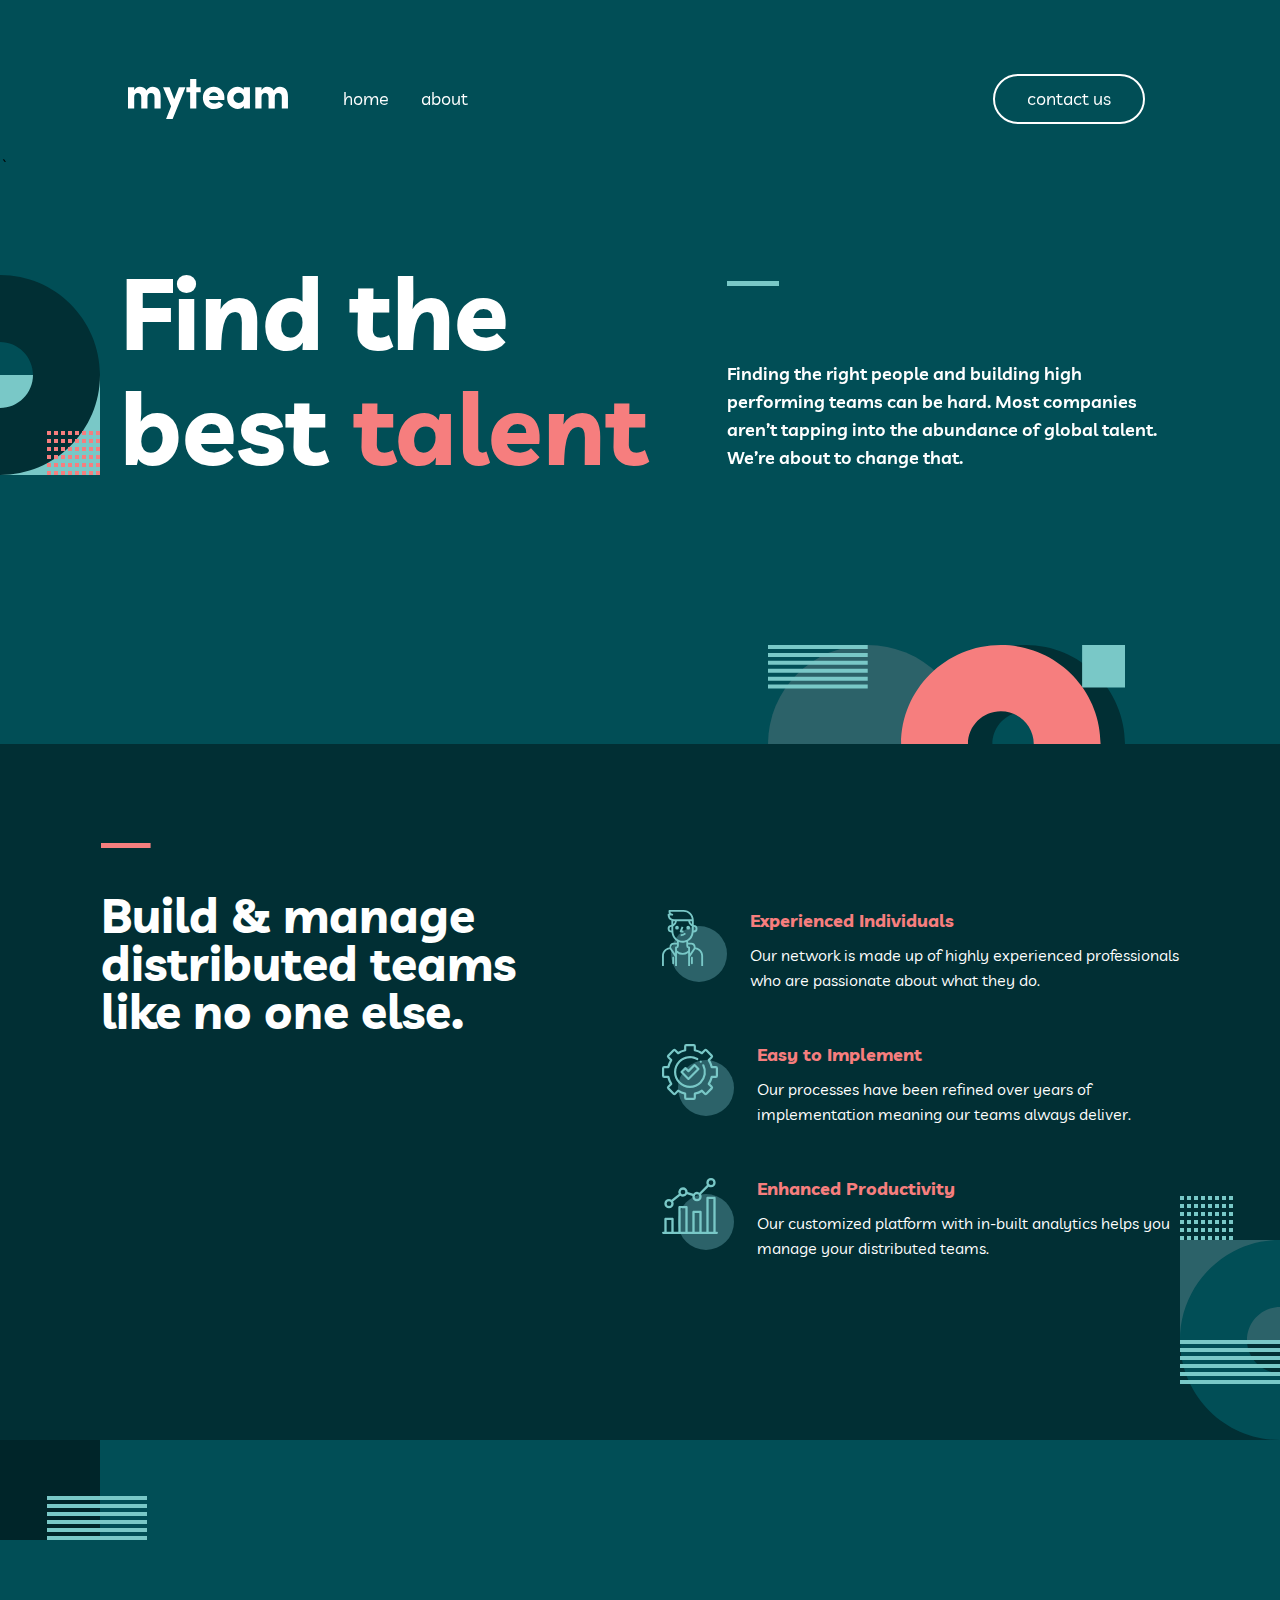
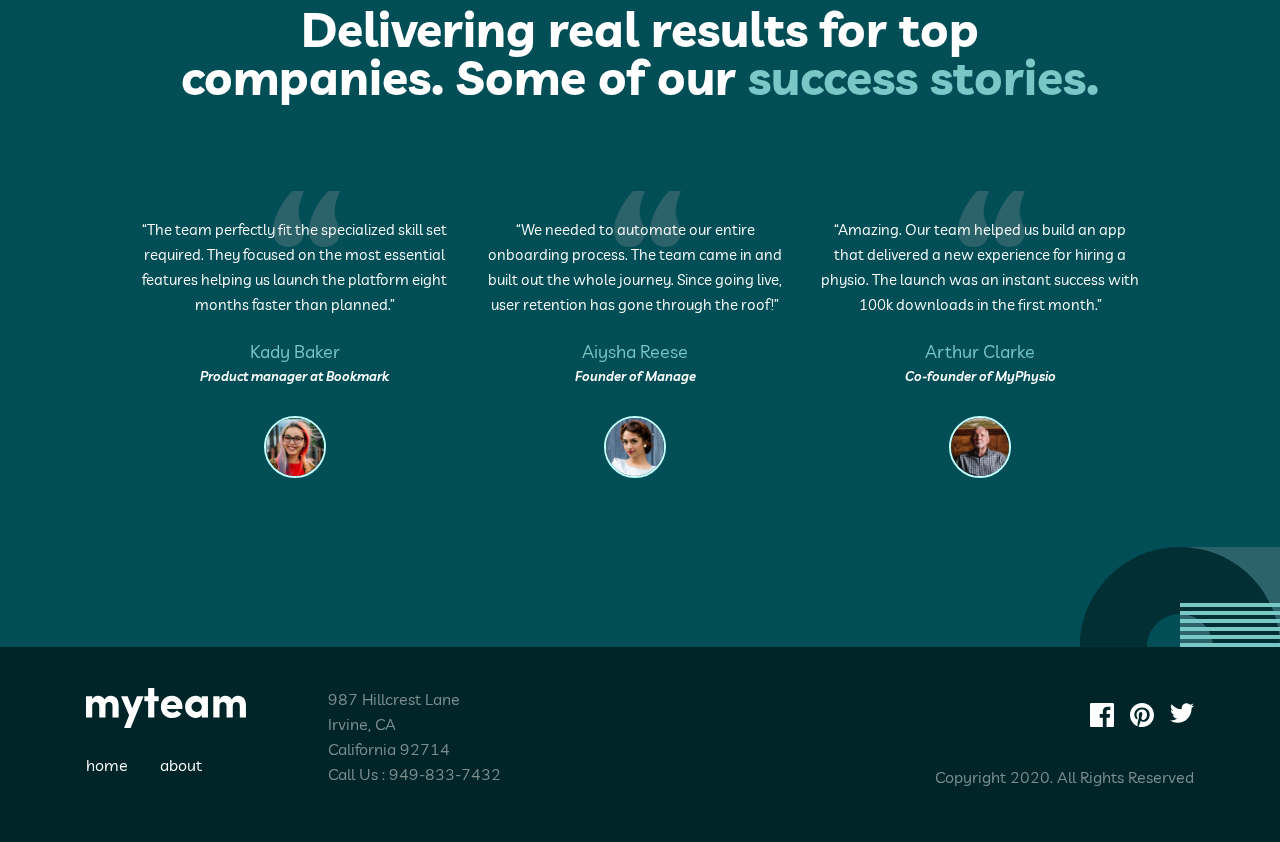
<file: index.html>
<!DOCTYPE html>
<html lang="en">
<head>
  <meta charset="UTF-8">
  <meta name="viewport" content="width=device-width, initial-scale=1.0"> 
  <link rel="stylesheet" href="css/style.css">
 
  <title>myteam - Home</title>

</head>
<body>

   
  <div class="overlay"></div>


<navigation-component><div class="navigation-container">
             
  <img src="./assets/logo.svg" alt="logo" class="logo">
  <button aria-label="menu" class="hamburger-menu"></button>

  <nav class="nav-primary">
   <ul class="nav-primary__list">
     <li class="nav-primary__list-item"><a href="./index.html" class="nav-primary__list-link">home</a></li>
     <li class="nav-primary__list-item"><a href="./about.html" class="nav-primary__list-link">about</a></li>
   </ul>
   <a href="./contact.html" class="nav-primary__btn-contact">contact us</a>
   
  </nav>
 
</div> <!--navigation-container end-->
  `


</navigation-component>
       
    <header class="header">
  <div class="header__content">
       <div class="header__content-left">
      <h1 class="header__heading">Find the<br>best<span class="h1-red"> talent</span></h1>
    </div>
    <div class="header__content-right">
      <p class="header__description">
        Finding the right people and building high performing teams can be
        hard. Most companies aren’t tapping into the abundance of global
        talent. We’re about to change that.
      </p>
    </div>
  </div>
  <img class="header__bottom-img" src="./assets/bg-pattern-home-2.svg" alt="bg-pattern-home-2">
</header>

<main>


<section class="overview">
  <img class="overview__bg-img" src="./assets/bg-pattern-home-3.svg" alt="overview background image">

  <div class="overview__left-content">
    <h2 class="overview__heading">Build & manage distributed teams like no one else.</h2>
  </div>

  <div class="overview__right-content">
    <div class="overview__box">
      <div class="overview__icon-container">
        <img src="./assets/icon-person.svg" alt="icon of a person" class="overview__img">
      </div>
      <div class="overview__text-container">
      <h3 class="overview__box-heading">Experienced Individuals</h3>
      <p class="overview__description">
        Our network is made up of highly experienced professionals who are passionate about what they do.
      </p>
    </div>
    </div>

    <div class="overview__box">
      <div class="overview__icon-container">
        <img src="./assets/icon-cog.svg" alt="icon of a cog" class="overview__img">
      </div>
      <div class="overview__text-container">
      <h3 class="overview__box-heading">Easy to Implement</h3>
      <p class="overview__description">
        Our processes have been refined over years of implementation meaning our teams always deliver.
      </p>
    </div>
    </div>

    <div class="overview__box">
      <div class="overview__icon-container">
        <img src="./assets/icon-chart.svg" alt="icon of a chart" class="overview__img">
      </div>
      <div class="overview__text-container">
      <h3 class="overview__box-heading">Enhanced Productivity</h3>
      <p class="overview__description">
        Our customized platform with in-built analytics helps you manage your distributed teams.
      </p>
      </div>
    </div>

  </div>

</section>


<section class="testimonials">
  <div class="testimonials__content">
    <h2 class="testimonials__heading">Delivering real results for top companies. 
      Some of our <span class="testimonials__span">success stories.</span></h2>
 
  <div class="testimonials__bottom">

    <div class="testimonials__box">
      <img src="assets/icon-quotes.svg" alt="quotation marks" class="testimonials__quote-svg">
      <blockquote>
        <p class="testimonials__quote">
          “The team perfectly fit the specialized skill set required. They focused on the most essential features helping us launch the platform eight months faster than planned.”
        </p>
      </blockquote>
      <p class="testimonials__name">Kady Baker</p>
      <p class="testimonials__job">Product manager at Bookmark</p>
      <img src="assets/avatar-kady.jpg" alt="Kady Baker" class="testimonials__img">
    </div>

    <div class="testimonials__box">
      <img src="assets/icon-quotes.svg" alt="quotation marks" class="testimonials__quote-svg">
      <blockquote>
        <p class="testimonials__quote">
          “We needed to automate our entire onboarding process. The team came in and built out the whole journey. Since going live, user retention has gone through the roof!”
        </p>
      </blockquote>
      <p class="testimonials__name">Aiysha Reese</p>
      <p class="testimonials__job">Founder of Manage</p>
      <img src="assets/avatar-aiysha.jpg" alt="Aiysha Reese" class="testimonials__img">
    </div>

    <div class="testimonials__box">
      <img src="assets/icon-quotes.svg" alt="quotation marks" class="testimonials__quote-svg">
      <blockquote>
        <p class="testimonials__quote">
          “Amazing. Our team helped us build an app that delivered a new experience for hiring a physio. The launch was an instant success with 100k downloads in the first month.”
        </p>
      </blockquote>
      <p class="testimonials__name">Arthur Clarke</p>
      <p class="testimonials__job">Co-founder of MyPhysio</p>
      <img src="assets/avatar-arthur.jpg" alt="Arthur Clarke" class="testimonials__img">
      
    </div>

  </div>

</div> 
</section>

<contact-component></contact-component>

</main>

 <footer-component>
  <footer class="footer">

    <div class="footer__content">
     
          <img src="./assets/logo.svg" alt="logo" class="logo">
          <nav class="footer__nav">
            <ul class="footer__nav-list">
              <li class="footer__nav-item"><a href="./index.html" class="footer__nav-link">home</a></li>
              <li class="footer__nav-item"><a href="./about.html" class="footer__nav-link">about</a></li>
            </ul>
          </nav>
       
          <address class="footer__address">
            987  Hillcrest Lane<br> Irvine, CA<br> California 92714<br> Call Us : 949-833-7432
          </address>
      
      
        <div class="footer__social-media">
          <svg class="footer__icon" xmlns="http://www.w3.org/2000/svg" width="24" height="24"><path fill="#FFF" d="M22.675 0H1.325C.593 0 0 .593 0 1.325v21.351C0 23.407.593 24 1.325 24H12.82v-9.294H9.692v-3.622h3.128V8.413c0-3.1 1.893-4.788 4.659-4.788 1.325 0 2.463.099 2.795.143v3.24l-1.918.001c-1.504 0-1.795.715-1.795 1.763v2.313h3.587l-.467 3.622h-3.12V24h6.116c.73 0 1.323-.593 1.323-1.325V1.325C24 .593 23.407 0 22.675 0z"/></svg>
          <svg class="footer__icon" xmlns="http://www.w3.org/2000/svg" width="24" height="24"><path fill="#FFF" d="M12 0C5.373 0 0 5.372 0 12c0 5.084 3.163 9.426 7.627 11.174-.105-.949-.2-2.405.042-3.441.218-.937 1.407-5.965 1.407-5.965s-.359-.719-.359-1.782c0-1.668.967-2.914 2.171-2.914 1.023 0 1.518.769 1.518 1.69 0 1.029-.655 2.568-.994 3.995-.283 1.194.599 2.169 1.777 2.169 2.133 0 3.772-2.249 3.772-5.495 0-2.873-2.064-4.882-5.012-4.882-3.414 0-5.418 2.561-5.418 5.207 0 1.031.397 2.138.893 2.738a.36.36 0 01.083.345l-.333 1.36c-.053.22-.174.267-.402.161-1.499-.698-2.436-2.889-2.436-4.649 0-3.785 2.75-7.262 7.929-7.262 4.163 0 7.398 2.967 7.398 6.931 0 4.136-2.607 7.464-6.227 7.464-1.216 0-2.359-.631-2.75-1.378l-.748 2.853c-.271 1.043-1.002 2.35-1.492 3.146C9.57 23.812 10.763 24 12 24c6.627 0 12-5.373 12-12 0-6.628-5.373-12-12-12z"/></svg>
          <svg class="footer__icon" xmlns="http://www.w3.org/2000/svg" width="24" height="20"><path fill="#FFF" d="M24 2.557a9.83 9.83 0 01-2.828.775A4.932 4.932 0 0023.337.608a9.864 9.864 0 01-3.127 1.195A4.916 4.916 0 0016.616.248c-3.179 0-5.515 2.966-4.797 6.045A13.978 13.978 0 011.671 1.149a4.93 4.93 0 001.523 6.574 4.903 4.903 0 01-2.229-.616c-.054 2.281 1.581 4.415 3.949 4.89a4.935 4.935 0 01-2.224.084 4.928 4.928 0 004.6 3.419A9.9 9.9 0 010 17.54a13.94 13.94 0 007.548 2.212c9.142 0 14.307-7.721 13.995-14.646A10.025 10.025 0 0024 2.557z"/></svg>
        </div>
        <p class="footer__copyright">Copyright 2020. All Rights Reserved</p>
      
  
    </div>
  
  </footer>
 </footer-component>






</body>
</html>
</file>
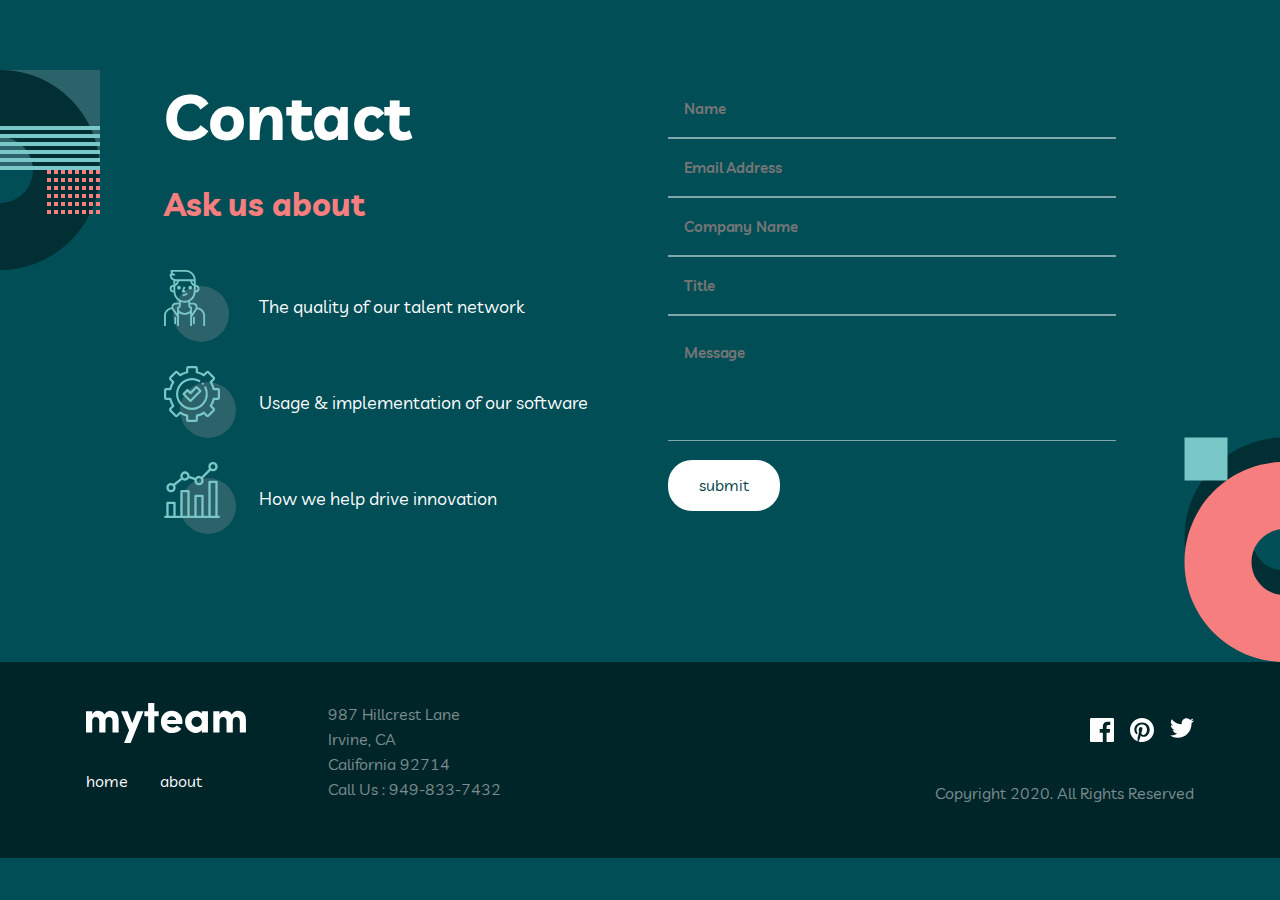
<file: contact.html>
<!DOCTYPE html>
<html lang="en">
<head>
  <meta charset="UTF-8">
  <meta name="viewport" content="width=device-width, initial-scale=1.0"> 
  <link rel="icon" type="image/png" sizes="32x32" href="./assets/favicon-32x32.png">
  <link rel="stylesheet" href="css/style.css">


  <title>myteam - Contact</title>

</head>
<body>

   <div class="overlay"></div>

  <navigation-component></navigation-component>

<main>

<section class="contact-page">
  <div class="contact-page__inner-content">
  <div class="left-content">
    <div class="left-content__headings-container">
    <h1 class="left-content__heading">Contact</h1>
    <p class="left-content__description">Ask us about</p>
  </div>
    <div class="icons-container">
    <img src="./assets/icon-person.svg" alt="icon of a person" class="icons-container__icon">
    <p class="icons-container__text">The quality of our talent network</p>
    <img src="./assets/icon-cog.svg" alt="icon of a cog" class="icons-container__icon">
    <p class="icons-container__text">Usage & implementation of our software</p>
    <img src="./assets/icon-chart.svg" alt="icon of a chart" class="icons-container__icon">
    <p class="icons-container__text">How we help drive innovation</p>
  </div>
  </div> <!--left content end-->
  <div class="right-content">

    <form class="form" id="form">

      <div class="form-control">
        <label for="fullname"></label>
        <input type="text" placeholder="Name" id="fullname">
        <small class="error-message"></small>
     </div>

     <div class="form-control">
      <label for="email"></label>
      <input type="email" placeholder="Email Address" id="email">
      <small class="error-message"></small>
   </div>

   <div class="form-control">
    <label for="company"></label>
    <input type="text" placeholder="Company Name" id="company">
 </div>

 <div class="form-control">
  <label for="title"></label>
  <input type="text" placeholder="Title" id="title">
</div>

<div class="form-control">
  <label for="message"></label>
  <textarea rows="4" cols="33" placeholder="Message" id="message"></textarea>
  <small class="error-message"></small>
</div>
<button class="btn-submit" type="submit">submit</button>
    </form>

  </div>
</div><!--inner-content end-->
</section>  
  

</main>
 
<footer-component> <footer class="footer">

  <div class="footer__content">
   
        <img src="./assets/logo.svg" alt="logo" class="logo">
        <nav class="footer__nav">
          <ul class="footer__nav-list">
            <li class="footer__nav-item"><a href="./index.html" class="footer__nav-link">home</a></li>
            <li class="footer__nav-item"><a href="./about.html" class="footer__nav-link">about</a></li>
          </ul>
        </nav>
     
        <address class="footer__address">
          987  Hillcrest Lane<br> Irvine, CA<br> California 92714<br> Call Us : 949-833-7432
        </address>
    
    
      <div class="footer__social-media">
        <svg class="footer__icon" xmlns="http://www.w3.org/2000/svg" width="24" height="24"><path fill="#FFF" d="M22.675 0H1.325C.593 0 0 .593 0 1.325v21.351C0 23.407.593 24 1.325 24H12.82v-9.294H9.692v-3.622h3.128V8.413c0-3.1 1.893-4.788 4.659-4.788 1.325 0 2.463.099 2.795.143v3.24l-1.918.001c-1.504 0-1.795.715-1.795 1.763v2.313h3.587l-.467 3.622h-3.12V24h6.116c.73 0 1.323-.593 1.323-1.325V1.325C24 .593 23.407 0 22.675 0z"/></svg>
        <svg class="footer__icon" xmlns="http://www.w3.org/2000/svg" width="24" height="24"><path fill="#FFF" d="M12 0C5.373 0 0 5.372 0 12c0 5.084 3.163 9.426 7.627 11.174-.105-.949-.2-2.405.042-3.441.218-.937 1.407-5.965 1.407-5.965s-.359-.719-.359-1.782c0-1.668.967-2.914 2.171-2.914 1.023 0 1.518.769 1.518 1.69 0 1.029-.655 2.568-.994 3.995-.283 1.194.599 2.169 1.777 2.169 2.133 0 3.772-2.249 3.772-5.495 0-2.873-2.064-4.882-5.012-4.882-3.414 0-5.418 2.561-5.418 5.207 0 1.031.397 2.138.893 2.738a.36.36 0 01.083.345l-.333 1.36c-.053.22-.174.267-.402.161-1.499-.698-2.436-2.889-2.436-4.649 0-3.785 2.75-7.262 7.929-7.262 4.163 0 7.398 2.967 7.398 6.931 0 4.136-2.607 7.464-6.227 7.464-1.216 0-2.359-.631-2.75-1.378l-.748 2.853c-.271 1.043-1.002 2.35-1.492 3.146C9.57 23.812 10.763 24 12 24c6.627 0 12-5.373 12-12 0-6.628-5.373-12-12-12z"/></svg>
        <svg class="footer__icon" xmlns="http://www.w3.org/2000/svg" width="24" height="20"><path fill="#FFF" d="M24 2.557a9.83 9.83 0 01-2.828.775A4.932 4.932 0 0023.337.608a9.864 9.864 0 01-3.127 1.195A4.916 4.916 0 0016.616.248c-3.179 0-5.515 2.966-4.797 6.045A13.978 13.978 0 011.671 1.149a4.93 4.93 0 001.523 6.574 4.903 4.903 0 01-2.229-.616c-.054 2.281 1.581 4.415 3.949 4.89a4.935 4.935 0 01-2.224.084 4.928 4.928 0 004.6 3.419A9.9 9.9 0 010 17.54a13.94 13.94 0 007.548 2.212c9.142 0 14.307-7.721 13.995-14.646A10.025 10.025 0 0024 2.557z"/></svg>
      </div>
      <p class="footer__copyright">Copyright 2020. All Rights Reserved</p>
    </footer-component>





</body>
</html>
</file>
<file: css/style.css>
@import url("https://fonts.googleapis.com/css2?family=Livvic:wght@600;700&display=swap");
/*! normalize.css v8.0.1 | MIT License | github.com/necolas/normalize.css */
/* Document
   ========================================================================== */
/**
 * 1. Correct the line height in all browsers.
 * 2. Prevent adjustments of font size after orientation changes in iOS.
 */
html {
  line-height: 1.15; /* 1 */
  -webkit-text-size-adjust: 100%; /* 2 */
}

/* Sections
   ========================================================================== */
/**
 * Remove the margin in all browsers.
 */
body {
  margin: 0;
}

/**
 * Render the `main` element consistently in IE.
 */
main {
  display: block;
}

/**
 * Correct the font size and margin on `h1` elements within `section` and
 * `article` contexts in Chrome, Firefox, and Safari.
 */
h1 {
  font-size: 2em;
  margin: 0.67em 0;
}

/* Grouping content
   ========================================================================== */
/**
 * 1. Add the correct box sizing in Firefox.
 * 2. Show the overflow in Edge and IE.
 */
hr {
  box-sizing: content-box; /* 1 */
  height: 0; /* 1 */
  overflow: visible; /* 2 */
}

/**
 * 1. Correct the inheritance and scaling of font size in all browsers.
 * 2. Correct the odd `em` font sizing in all browsers.
 */
pre {
  font-family: monospace, monospace; /* 1 */
  font-size: 1em; /* 2 */
}

/* Text-level semantics
   ========================================================================== */
/**
 * Remove the gray background on active links in IE 10.
 */
a {
  background-color: transparent;
}

/**
 * 1. Remove the bottom border in Chrome 57-
 * 2. Add the correct text decoration in Chrome, Edge, IE, Opera, and Safari.
 */
abbr[title] {
  border-bottom: none; /* 1 */
  text-decoration: underline; /* 2 */
  text-decoration: underline dotted; /* 2 */
}

/**
 * Add the correct font weight in Chrome, Edge, and Safari.
 */
b,
strong {
  font-weight: bolder;
}

/**
 * 1. Correct the inheritance and scaling of font size in all browsers.
 * 2. Correct the odd `em` font sizing in all browsers.
 */
code,
kbd,
samp {
  font-family: monospace, monospace; /* 1 */
  font-size: 1em; /* 2 */
}

/**
 * Add the correct font size in all browsers.
 */
small {
  font-size: 80%;
}

/**
 * Prevent `sub` and `sup` elements from affecting the line height in
 * all browsers.
 */
sub,
sup {
  font-size: 75%;
  line-height: 0;
  position: relative;
  vertical-align: baseline;
}

sub {
  bottom: -0.25em;
}

sup {
  top: -0.5em;
}

/* Embedded content
   ========================================================================== */
/**
 * Remove the border on images inside links in IE 10.
 */
img {
  border-style: none;
}

/* Forms
   ========================================================================== */
/**
 * 1. Change the font styles in all browsers.
 * 2. Remove the margin in Firefox and Safari.
 */
button,
input,
optgroup,
select,
textarea {
  font-family: inherit; /* 1 */
  font-size: 100%; /* 1 */
  line-height: 1.15; /* 1 */
  margin: 0; /* 2 */
}

/**
 * Show the overflow in IE.
 * 1. Show the overflow in Edge.
 */
button,
input { /* 1 */
  overflow: visible;
}

/**
 * Remove the inheritance of text transform in Edge, Firefox, and IE.
 * 1. Remove the inheritance of text transform in Firefox.
 */
button,
select { /* 1 */
  text-transform: none;
}

/**
 * Correct the inability to style clickable types in iOS and Safari.
 */
button,
[type=button],
[type=reset],
[type=submit] {
  -webkit-appearance: button;
}

/**
 * Remove the inner border and padding in Firefox.
 */
button::-moz-focus-inner,
[type=button]::-moz-focus-inner,
[type=reset]::-moz-focus-inner,
[type=submit]::-moz-focus-inner {
  border-style: none;
  padding: 0;
}

/**
 * Restore the focus styles unset by the previous rule.
 */
button:-moz-focusring,
[type=button]:-moz-focusring,
[type=reset]:-moz-focusring,
[type=submit]:-moz-focusring {
  outline: 1px dotted ButtonText;
}

/**
 * Correct the padding in Firefox.
 */
fieldset {
  padding: 0.35em 0.75em 0.625em;
}

/**
 * 1. Correct the text wrapping in Edge and IE.
 * 2. Correct the color inheritance from `fieldset` elements in IE.
 * 3. Remove the padding so developers are not caught out when they zero out
 *    `fieldset` elements in all browsers.
 */
legend {
  box-sizing: border-box; /* 1 */
  color: inherit; /* 2 */
  display: table; /* 1 */
  max-width: 100%; /* 1 */
  padding: 0; /* 3 */
  white-space: normal; /* 1 */
}

/**
 * Add the correct vertical alignment in Chrome, Firefox, and Opera.
 */
progress {
  vertical-align: baseline;
}

/**
 * Remove the default vertical scrollbar in IE 10+.
 */
textarea {
  overflow: auto;
}

/**
 * 1. Add the correct box sizing in IE 10.
 * 2. Remove the padding in IE 10.
 */
[type=checkbox],
[type=radio] {
  box-sizing: border-box; /* 1 */
  padding: 0; /* 2 */
}

/**
 * Correct the cursor style of increment and decrement buttons in Chrome.
 */
[type=number]::-webkit-inner-spin-button,
[type=number]::-webkit-outer-spin-button {
  height: auto;
}

/**
 * 1. Correct the odd appearance in Chrome and Safari.
 * 2. Correct the outline style in Safari.
 */
[type=search] {
  -webkit-appearance: textfield; /* 1 */
  outline-offset: -2px; /* 2 */
}

/**
 * Remove the inner padding in Chrome and Safari on macOS.
 */
[type=search]::-webkit-search-decoration {
  -webkit-appearance: none;
}

/**
 * 1. Correct the inability to style clickable types in iOS and Safari.
 * 2. Change font properties to `inherit` in Safari.
 */
::-webkit-file-upload-button {
  -webkit-appearance: button; /* 1 */
  font: inherit; /* 2 */
}

/* Interactive
   ========================================================================== */
/*
 * Add the correct display in Edge, IE 10+, and Firefox.
 */
details {
  display: block;
}

/*
 * Add the correct display in all browsers.
 */
summary {
  display: list-item;
}

/* Misc
   ========================================================================== */
/**
 * Add the correct display in IE 10+.
 */
template {
  display: none;
}

/**
 * Add the correct display in IE 10.
 */
[hidden] {
  display: none;
}

h1,
h2,
h3,
h4 {
  font-family: "Livvic", sans-serif;
}

.h1-large {
  font-size: 6.25rem;
  line-height: 100px;
}

.h1-small {
  font-size: 4rem;
  line-height: 56;
}

h2 {
  font-size: 3rem;
  line-height: 48px;
}

h3 {
  font-size: 1.125rem;
  line-height: 28px;
}

.body1,
.body2 {
  font-family: "Livvic", sans-serif;
}

.body1 {
  font-size: 1.125rem;
  line-height: 28px;
}

.body2 {
  font-size: 0.938rem;
  line-height: 25px;
}

*,
*::before,
*::after {
  margin: 0;
  padding: 0;
  box-sizing: inherit;
}

html,
body {
  margin: 0;
  overflow-x: hidden;
}

html {
  box-sizing: border-box;
  scroll-behavior: smooth;
}

body {
  background-color: #014E56;
  margin: 0 auto;
  font-family: "Livvic", sans-serif;
}

.m-s {
  margin-bottom: 24px;
}

svg {
  cursor: pointer;
}

svg:hover path {
  fill: #F67E7E;
}
@media only screen and (min-width: 48rem) {
  svg:hover path {
    transition: all 0.2s ease-in-out;
  }
}

.overlay {
  position: fixed;
  background-color: transparent;
  width: 100vw;
  height: 100vh;
  top: 0;
  left: 0;
  z-index: -1;
}

.overlay.show {
  opacity: 0.6;
  z-index: 1;
  background-color: rgb(0, 0, 0);
}

.h1-red {
  color: #F67E7E;
}

.header {
  position: relative;
  margin-bottom: -4px;
}
@media only screen and (min-width: 68.125rem) {
  .header {
    background: url(../assets/bg-pattern-home-1.svg) no-repeat;
    background-position: -100px 100px;
  }
}
.header__heading {
  font-size: clamp(2.5rem, 8vw, 6.25rem);
  margin-bottom: 18px;
}
@media only screen and (min-width: 68.125rem) {
  .header__heading {
    margin: 0;
    font-size: 6.25rem;
  }
}
.header__left-pattern {
  display: none;
}
@media only screen and (min-width: 68.125rem) {
  .header__left-pattern {
    display: block;
    position: absolute;
    left: -100px;
    top: 100px;
  }
}
.header__content {
  color: #FFF;
  font-weight: 600;
  max-width: 22.3rem;
  margin: 0 auto;
  text-align: center;
  padding: 5rem 0 8rem 0;
}
@media only screen and (min-width: 48rem) {
  .header__content {
    max-width: 28rem;
  }
}
@media only screen and (min-width: 68.125rem) {
  .header__content {
    display: grid;
    grid-template-columns: 1.4fr 1fr;
    text-align: initial;
    max-width: 65rem;
    margin: 0 auto;
  }
}
@media only screen and (min-width: 68.125rem) {
  .header__content-right {
    display: flex;
    align-items: flex-end;
  }
}
@media only screen and (min-width: 68.125rem) {
  .header__content-right.about {
    margin-left: 11.94rem;
  }
}
.header__description {
  line-height: 28px;
}
@media only screen and (min-width: 48rem) {
  .header__description {
    line-height: 1.75rem;
    font-size: 0.93rem;
  }
}
@media only screen and (min-width: 68.125rem) {
  .header__description {
    padding-bottom: 0.8rem;
    font-size: 1.125rem;
  }
}
@media only screen and (min-width: 68.125rem) {
  .header__description {
    background: linear-gradient(#79c8c7, #79c8c7) 0% 0% no-repeat;
    padding-top: 4.94rem;
    background-size: 3.25rem 5px;
  }
}
.header__bottom-img {
  margin-top: 2rem;
  width: 100vw;
}
@media only screen and (min-width: 48rem) {
  .header__bottom-img {
    width: 45vw;
    margin-left: 30%;
  }
}
@media only screen and (min-width: 68.125rem) {
  .header__bottom-img {
    width: 22.3rem;
    margin-left: 60%;
  }
}
.header__bottom-img-about {
  width: 12.5rem;
  position: absolute;
  bottom: -90px;
  right: -120px;
}

.content-about {
  position: relative;
  padding: 5rem 0 14rem 0;
}

.header-about {
  z-index: -1;
  position: relative;
  background-repeat: no-repeat;
  background-position: bottom -100px right -90px;
  background-image: url(../assets/bg-pattern-about-1-mobile-nav-1.svg);
}
@media only screen and (min-width: 48rem) {
  .header-about {
    background-position: bottom 0px right -90px;
  }
}

@media only screen and (min-width: 68.125rem) {
  .header__description.about {
    width: 45.6rem;
    padding-top: 2.5rem;
    background: linear-gradient(#F67E7E, #F67E7E) 0% 0% no-repeat;
    background-size: 3.25rem 5px;
  }
}

@media only screen and (min-width: 68.125rem) {
  .header__heading.about {
    margin-top: 0;
    font-size: 4.5rem;
  }
}

.hamburger-menu {
  background-color: transparent;
  background-image: url(../assets/icon-hamburger.svg);
  background-repeat: no-repeat;
  border: 0;
  cursor: pointer;
  width: 20px;
  height: 17px;
  background-position: center center;
  z-index: 100;
}
@media only screen and (min-width: 48rem) {
  .hamburger-menu {
    display: none;
  }
}

.hamburger-menu.active {
  background-image: url(../assets/icon-close.svg);
}

.logo {
  width: 128px;
  height: 32px;
  align-self: center;
}
@media only screen and (min-width: 68.125rem) {
  .logo {
    width: 10rem;
    height: 2.5rem;
  }
}

.navigation-container {
  display: flex;
  justify-content: space-between;
  padding: 3rem 2rem 2rem 2rem;
}
@media only screen and (min-width: 48rem) {
  .navigation-container {
    padding: 4.63rem 2rem 2rem 2rem;
  }
}
@media only screen and (min-width: 68.125rem) {
  .navigation-container {
    max-width: 68rem;
    margin: 0 auto;
  }
}

.nav-primary.show {
  display: flex;
}

.nav-primary {
  display: none;
  flex-direction: column;
  gap: 2rem;
  position: absolute;
  width: 290px;
  z-index: 10;
  top: 0;
  right: 0;
  background-color: #2c6269;
  padding: 3rem;
  padding-top: 10rem;
  height: 100%;
  background-image: url(../assets/bg-pattern-about-1-mobile-nav-1.svg);
  background-repeat: no-repeat;
  background-position: 220% 90%;
}
@media only screen and (min-width: 48rem) {
  .nav-primary {
    display: flex;
    flex-direction: row;
    justify-content: space-around;
    position: static;
    width: auto;
    width: 100%;
    background-color: initial;
    padding: 0;
    height: auto;
    background-image: none;
  }
}
.nav-primary__list {
  text-decoration: none;
  list-style: none;
}
@media only screen and (min-width: 48rem) {
  .nav-primary__list {
    display: flex;
    flex-direction: row;
    width: 70%;
    align-self: center;
    gap: 2rem;
    margin-left: 3rem;
  }
}
.nav-primary__list-item {
  margin-bottom: 1rem;
  font-size: 18px;
}
@media only screen and (min-width: 48rem) {
  .nav-primary__list-item {
    margin: 0;
    font-size: 1.125rem;
  }
}
.nav-primary__list-link {
  color: white;
  text-decoration: none;
}
@media only screen and (min-width: 68.125rem) {
  .nav-primary__list-link {
    transition: all 0.2s ease-in-out;
  }
}
@media only screen and (min-width: 68.125rem) {
  .nav-primary__list-link:hover {
    color: #F67E7E;
  }
}
.nav-primary__btn-contact {
  border-radius: 30px;
  border: 2px solid white;
  padding: 0.8rem;
  color: white;
  background-color: transparent;
  cursor: pointer;
  font-size: 18px;
  text-decoration: none;
  text-align: center;
}
@media only screen and (min-width: 48rem) {
  .nav-primary__btn-contact {
    width: 9.5rem;
  }
}
@media only screen and (min-width: 68.125rem) {
  .nav-primary__btn-contact {
    transition: all 0.2s ease-in-out;
  }
}
@media only screen and (min-width: 68.125rem) {
  .nav-primary__btn-contact:hover {
    color: #000;
    background-color: #FFF;
  }
}

.hamburger-menu {
  width: 29px;
  height: 27px;
  align-self: center;
  cursor: pointer;
}

.overview {
  background-color: #012f34;
  position: relative;
  line-height: 1.5;
}
@media only screen and (min-width: 48rem) {
  .overview {
    padding: 6.2rem 6.3rem;
  }
}
@media only screen and (min-width: 68.125rem) {
  .overview {
    display: flex;
    justify-content: center;
  }
}
.overview__left-content {
  padding-top: 80px;
  padding-left: 24px;
}
@media only screen and (min-width: 48rem) {
  .overview__left-content {
    padding: 0;
  }
}
.overview__right-content {
  display: flex;
  flex-direction: column;
  margin-top: 56px;
  gap: 3rem;
  padding-bottom: 5rem;
}
@media only screen and (min-width: 48rem) {
  .overview__right-content {
    margin-top: 4rem;
  }
}
.overview__bg-img {
  position: absolute;
  right: -100px;
}
@media only screen and (min-width: 48rem) {
  .overview__bg-img {
    top: 0;
  }
}
@media only screen and (min-width: 68.125rem) {
  .overview__bg-img {
    bottom: 0;
    top: auto;
  }
}
.overview__heading {
  background: linear-gradient(#f67e7e, #f67e7e) 0% 0% no-repeat;
  background-size: 20% 5px;
  padding-top: 48px;
  color: #FFF;
  font-size: 2rem;
  width: 230px;
  line-height: 32px;
}
@media only screen and (min-width: 48rem) {
  .overview__heading {
    background-size: 3.1rem 5px;
    width: 77%;
  }
}
@media only screen and (min-width: 68.125rem) {
  .overview__heading {
    max-width: 37.8rem;
    font-size: 3rem;
    line-height: 3rem;
  }
}
.overview__box-heading {
  color: #F67E7E;
  margin-bottom: 8px;
}
.overview__description {
  color: #FFF;
}
.overview__box {
  display: flex;
  flex-direction: column;
  text-align: center;
  max-width: 345px;
  margin: 0 auto;
  line-height: 25px;
}
@media only screen and (min-width: 48rem) {
  .overview__box {
    flex-direction: row;
    max-width: 34.8rem;
    text-align: left;
    gap: 1.4rem;
    margin: 0;
  }
}
@media only screen and (min-width: 48rem) {
  .overview__icon-container {
    margin: auto 0;
  }
}

.testimonials {
  color: #FFF;
  background-image: url(../assets/bg-pattern-home-4-about-3.svg), url(../assets/bg-pattern-home-5.svg);
  background-repeat: no-repeat, no-repeat;
  background-position: top left, bottom right;
}
.testimonials__content {
  padding: 2rem;
  padding-top: 144px;
  padding-bottom: 70px;
}
@media only screen and (min-width: 48rem) {
  .testimonials__content {
    padding: 6.2rem 6.1rem 0 6rem;
  }
}
@media only screen and (min-width: 68.125rem) {
  .testimonials__content {
    padding: 10.31rem 8.75rem;
  }
}
.testimonials__heading {
  font-size: 2rem;
  line-height: 32px;
  text-align: center;
  margin-bottom: 5rem;
}
@media only screen and (min-width: 48rem) {
  .testimonials__heading {
    width: 38rem;
    margin: 0 auto 5rem auto;
  }
}
@media only screen and (min-width: 68.125rem) {
  .testimonials__heading {
    font-size: 3rem;
    margin-bottom: 3.75rem;
    line-height: 3rem;
    width: 58.25rem;
  }
}
.testimonials__span {
  color: #79C8C7;
}
.testimonials__bottom {
  display: flex;
  flex-direction: column;
  gap: 80px;
}
@media only screen and (min-width: 68.125rem) {
  .testimonials__bottom {
    flex-direction: row;
    gap: 1.87rem;
    justify-content: center;
    padding-top: 3.5rem;
  }
}
.testimonials__box {
  position: relative;
  max-width: 345px;
  margin: 0 auto;
  text-align: center;
}
@media only screen and (min-width: 48rem) {
  .testimonials__box {
    max-width: 35.8rem;
  }
}
@media only screen and (min-width: 68.125rem) {
  .testimonials__box {
    max-width: 21.8rem;
    margin: 0;
  }
}
.testimonials__quote {
  font-size: 0.938rem;
  line-height: 25px;
  margin-bottom: 16px;
}
@media only screen and (min-width: 68.125rem) {
  .testimonials__quote {
    margin-bottom: 1.5rem;
  }
}
.testimonials__name {
  color: #79C8C7;
  font-weight: 1.125rem;
  margin-bottom: 8px;
}
@media only screen and (min-width: 48rem) {
  .testimonials__name {
    font-size: 1.1rem;
  }
}
.testimonials__job {
  font-size: 0.813rem;
  font-weight: 600;
  font-style: italic;
}
.testimonials__img {
  margin-top: 16px;
  width: 62px;
  height: 62px;
  border-radius: 50%;
  border: 2px solid #c4fffe;
}
@media only screen and (min-width: 68.125rem) {
  .testimonials__img {
    margin-top: 2rem;
  }
}
.testimonials__quote-svg {
  position: absolute;
  left: 40%;
  top: -10%;
  z-index: -1;
}
@media only screen and (min-width: 48rem) {
  .testimonials__quote-svg {
    left: 43%;
    top: -18%;
  }
}
@media only screen and (min-width: 68.125rem) {
  .testimonials__quote-svg {
    top: -10%;
  }
}

div.testimonials__box:nth-child(3) {
  margin-bottom: 6rem;
}
@media only screen and (min-width: 68.125rem) {
  div.testimonials__box:nth-child(3) {
    margin: 0;
  }
}

.staff {
  background: #004047;
  background-image: url(../assets/bg-pattern-about-2-contact-1.svg), url(../assets/bg-pattern-home-4-about-3.svg);
  background-repeat: no-repeat, no-repeat;
  background-position: -90px -100px, bottom right;
}
@media only screen and (min-width: 48rem) {
  .staff {
    background-position: -60px 0, bottom right;
  }
}
.staff__content {
  padding: 1.5rem;
  position: relative;
}
.staff__heading {
  font-size: 2rem;
  color: #FFF;
  text-align: center;
  margin: 5.5rem 0 3rem 0;
}
@media only screen and (min-width: 68.125rem) {
  .staff__heading {
    font-size: 3rem;
  }
}
.staff__boxes-container {
  display: flex;
  flex-direction: column;
  gap: 3.25rem;
}
@media only screen and (min-width: 48rem) {
  .staff__boxes-container {
    display: grid;
    grid-template-columns: repeat(2, 1fr);
    gap: 4.75rem 1rem;
    max-width: 35rem;
    margin: 0 auto;
  }
}
@media only screen and (min-width: 68.125rem) {
  .staff__boxes-container {
    grid-template-columns: repeat(3, 1fr);
    grid-template-rows: repeat(2, 1fr);
    max-width: 65rem;
    gap: 4.75rem 1.87rem;
    margin-bottom: 8.75rem;
  }
}

.box {
  padding: 2rem 1rem;
  height: 15rem;
  background-color: #012F34;
  text-align: center;
}
@media only screen and (min-width: 68.125rem) {
  .box {
    width: 21rem;
  }
}
.box__content {
  display: flex;
  flex-direction: column;
  align-items: center;
  position: relative;
  max-width: 15rem;
  margin: 0 auto;
}
@media only screen and (min-width: 48rem) {
  .box__content {
    width: 17rem;
    max-width: none;
  }
}
.box__avatar {
  width: 6rem;
  height: 6rem;
  border-radius: 50%;
  border: 2px solid #79C8C7;
  margin-bottom: 1rem;
}
.box__name {
  font-size: 1.125rem;
  color: #79C8C7;
  margin-bottom: 0.3rem;
}
.box__title {
  font-style: italic;
  color: #FFF;
}
.box__cross {
  position: absolute;
  bottom: -80px;
  width: 3.5rem;
  height: 3.5rem;
  border: 2px solid #F67E7E;
  border-radius: 50%;
  background-color: #F67E7E;
  padding: 1.1rem;
  cursor: pointer;
}
@media only screen and (min-width: 68.125rem) {
  .box__cross {
    transition: all 0.2s ease-in-out;
  }
}
@media only screen and (min-width: 68.125rem) {
  .box__cross:hover {
    background-color: #79C8C7;
    border-color: #79C8C7;
  }
}
.box__quote {
  color: #FFF;
  line-height: 1.5625rem;
}
.box__social-container {
  display: flex;
  gap: 1rem;
  margin-top: 1rem;
}
.box__cross.aqua {
  background-color: #79C8C7;
  border: 0;
  padding: 1.3rem;
}
@media only screen and (min-width: 48rem) {
  .box__cross.aqua {
    bottom: -100px;
  }
}
@media only screen and (min-width: 68.125rem) {
  .box__cross.aqua:hover {
    background-color: #F67E7E;
    border-color: #F67E7E;
  }
}

@media only screen and (min-width: 48rem) {
  div.box:nth-child(5) {
    grid-column: 2;
  }
}
.box.quote-box {
  margin-bottom: 7.25rem;
  background-color: #002529;
}
@media only screen and (min-width: 48rem) {
  .box.quote-box {
    grid-column: 1;
    grid-row: 3;
  }
}
@media only screen and (min-width: 68.125rem) {
  .box.quote-box {
    grid-column: 3;
    grid-row: 2;
    margin-bottom: 0;
  }
}

.clients {
  background-color: #012F34;
  background-image: url(../assets/bg-pattern-about-4.svg);
  background-repeat: no-repeat;
  background-position: -100px -90px;
}
@media only screen and (min-width: 68.125rem) {
  .clients {
    background-position: 0% 0%;
  }
}
.clients__content {
  display: flex;
  flex-direction: column;
  gap: 4rem;
}
@media only screen and (min-width: 68.125rem) {
  .clients__content {
    padding: 2.5rem;
  }
}
.clients__heading {
  color: #FFF;
  font-size: 2rem;
  text-align: center;
  margin-top: 6rem;
}
@media only screen and (min-width: 48rem) {
  .clients__heading {
    font-size: 2.5rem;
  }
}
.clients__list {
  display: flex;
  flex-direction: column;
  gap: 3.56rem;
  align-content: center;
  padding: 0 3rem 5rem 3rem;
}
@media only screen and (min-width: 48rem) {
  .clients__list {
    flex-direction: row;
    margin: 0 auto;
  }
}
.clients__logo {
  align-self: center;
}

img.clients__logo:nth-child(1) {
  width: 9.2rem;
}
@media only screen and (min-width: 48rem) {
  img.clients__logo:nth-child(1) {
    width: 6.2rem;
  }
}
@media only screen and (min-width: 68.125rem) {
  img.clients__logo:nth-child(1) {
    width: 10.3rem;
  }
}

img.clients__logo:nth-child(2) {
  width: 13.1rem;
}
@media only screen and (min-width: 48rem) {
  img.clients__logo:nth-child(2) {
    width: 7.2rem;
  }
}
@media only screen and (min-width: 68.125rem) {
  img.clients__logo:nth-child(2) {
    width: 10.3rem;
  }
}

img.clients__logo:nth-child(3) {
  width: 12rem;
}
@media only screen and (min-width: 48rem) {
  img.clients__logo:nth-child(3) {
    width: 6.2rem;
  }
}
@media only screen and (min-width: 68.125rem) {
  img.clients__logo:nth-child(3) {
    width: 10.3rem;
  }
}

img.clients__logo:nth-child(4) {
  width: 9.2rem;
}
@media only screen and (min-width: 48rem) {
  img.clients__logo:nth-child(4) {
    width: 6.2rem;
  }
}
@media only screen and (min-width: 68.125rem) {
  img.clients__logo:nth-child(4) {
    width: 10.3rem;
  }
}

img.clients__logo:nth-child(5) {
  width: 6.2rem;
}
@media only screen and (min-width: 48rem) {
  img.clients__logo:nth-child(5) {
    width: 5.2rem;
  }
}
@media only screen and (min-width: 68.125rem) {
  img.clients__logo:nth-child(5) {
    width: 5.3rem;
  }
}

.contact-page {
  padding: 1.5rem;
  background-color: #014E56;
  background-image: url(../assets/bg-pattern-contact-2.svg);
  background-repeat: no-repeat;
  bottom: 0;
  background-position: bottom -100px right -110px;
}
@media only screen and (min-width: 48rem) {
  .contact-page {
    padding-top: 5rem;
    background-image: url(../assets/bg-pattern-contact-2.svg), url(../assets/bg-pattern-about-2-contact-1.svg);
    background-position: bottom -100px right -110px, top 70px left -100px;
  }
}
@media only screen and (min-width: 68.125rem) {
  .contact-page {
    padding-bottom: 8rem;
    background-position: bottom 0px right -105px, top 70px left -100px;
  }
}
@media only screen and (min-width: 68.125rem) {
  .contact-page__inner-content {
    display: flex;
    gap: 5rem;
    justify-content: center;
    max-width: 70rem;
    margin: 0 auto;
  }
}

@media only screen and (min-width: 68.125rem) {
  .left-content {
    margin: 0;
  }
}
.left-content__headings-container {
  text-align: center;
  display: flex;
  flex-direction: column;
  margin-bottom: 3rem;
  gap: 1rem;
}
@media only screen and (min-width: 68.125rem) {
  .left-content__headings-container {
    text-align: left;
    margin-left: 0rem;
  }
}
.left-content__heading {
  margin: 0;
  font-size: 2.5rem;
  color: #FFF;
}
@media only screen and (min-width: 48rem) {
  .left-content__heading {
    font-size: 4rem;
  }
}
@media only screen and (min-width: 68.125rem) {
  .left-content__heading {
    margin-bottom: 1rem;
  }
}
.left-content__description {
  font-size: 2rem;
  font-weight: 700;
  color: #F67E7E;
}

.icons-container {
  display: grid;
  grid-template-columns: 4.5rem auto;
  grid-template-rows: repeat(3, 1fr);
  column-gap: 1.44em;
  row-gap: 1.5rem;
  justify-content: center;
}
.icons-container__text {
  font-size: 1.125rem;
  color: #FFF;
  align-self: center;
  max-width: 14.5rem;
  line-height: 1.75em;
}
@media only screen and (min-width: 48rem) {
  .icons-container__text {
    max-width: 22.5rem;
  }
}

.right-content {
  margin-top: 4rem;
  margin-bottom: 5.5rem;
}
@media only screen and (min-width: 68.125rem) {
  .right-content {
    width: 40%;
    margin: 0;
  }
}

@media only screen and (min-width: 48rem) {
  .form {
    max-width: 33.75rem;
    margin: 0 auto;
  }
}

textarea {
  padding: 1.5rem 0 0 1rem;
  resize: none;
}

input {
  padding: 1rem;
}

input,
textarea {
  width: 100%;
  background-color: transparent;
  border-bottom-color: rgba(255, 255, 255, 0.5);
  border-top: 0;
  border-left: 0;
  border-right: 0;
  color: #FFF;
  font-size: 0.9375rem;
  font-style: normal;
  font-weight: 600;
  line-height: 1.5625rem;
  letter-spacing: -0.00719rem;
}

.btn-submit {
  margin-top: 1.5rem;
  width: 7rem;
  background-color: #FFF;
  color: #004047;
  padding: 1rem;
  border-radius: 1.5rem;
  border: 0;
  cursor: pointer;
}
@media only screen and (min-width: 68.125rem) {
  .btn-submit {
    transition: all 0.2s ease-in-out;
    margin-top: 1rem;
  }
  .btn-submit:hover {
    color: #FFF;
    background-color: #79C8C7;
    scale: 1.1;
  }
}

small {
  color: #F67E7E;
  font-size: 0.625rem;
  margin-top: 0.5rem;
  margin-left: 1rem;
  font-style: italic;
}

.form-control.success input {
  border-color: #79C8C7;
}

.form-control.error input {
  border-color: #F67E7E;
  color: #F67E7E;
}

.form-control.error textarea {
  border-color: #F67E7E;
  color: #F67E7E;
}

.form-control.success textarea {
  border-color: #79C8C7;
}

.contact {
  display: flex;
  flex-direction: column;
  gap: 1.5rem;
  background-color: #F67E7E;
  background-image: url(../assets/bg-pattern-home-6-about-5.svg);
  background-repeat: no-repeat;
  background-position: bottom left;
  padding: 5rem 5rem 7rem 6rem;
  text-align: center;
}
@media only screen and (min-width: 48rem) {
  .contact {
    background-position: 0 90px;
    padding: 5rem;
    flex-direction: row;
    gap: 5.2rem;
    justify-content: center;
  }
}
@media only screen and (min-width: 68.125rem) {
  .contact {
    gap: 16.25rem;
    padding: 4rem;
    background-position: 0 63px;
  }
}
.contact__right-content {
  margin-top: 0.7rem;
}
@media only screen and (min-width: 48rem) {
  .contact__right-content {
    margin-top: 1.1rem;
  }
}
.contact__heading {
  font-size: 2rem;
  text-align: center;
  color: #012F34;
  line-height: 32px;
  margin-bottom: 0.5rem;
}
@media only screen and (min-width: 48rem) {
  .contact__heading {
    line-height: normal;
  }
}
@media only screen and (min-width: 68.125rem) {
  .contact__heading {
    font-size: 3rem;
  }
}
.contact__btn-contact {
  border: 2px solid #012F34;
  padding: 0.8rem 2rem;
  border-radius: 1.5rem;
  text-decoration: none;
  background-color: transparent;
  font-size: 1.125rem;
  color: #012F34;
  width: 153px;
  cursor: pointer;
}
@media only screen and (min-width: 68.125rem) {
  .contact__btn-contact {
    transition: all 0.2s ease-in-out;
  }
}
@media only screen and (min-width: 68.125rem) {
  .contact__btn-contact:hover {
    color: #FFF;
    background-color: #012F34;
  }
}

.footer {
  background-color: #002529;
  padding: 2rem;
  text-align: center;
}
@media only screen and (min-width: 48rem) {
  .footer {
    margin: 0;
  }
}
@media only screen and (min-width: 68.125rem) {
  .footer {
    padding: 0;
  }
}
.footer__content {
  display: flex;
  flex-direction: column;
  gap: 2rem;
  margin-top: 2rem;
  margin-bottom: 2rem;
}
@media only screen and (min-width: 48rem) {
  .footer__content {
    display: grid;
    grid-template-columns: 1fr 1fr;
    grid-template-rows: 1fr 1fr min-content;
    gap: 1rem;
  }
}
@media only screen and (min-width: 68.125rem) {
  .footer__content {
    grid-template-columns: 0.8fr 1fr 2fr;
    max-width: 69.3rem;
    margin: 0 auto;
    padding: 2.5rem 0;
  }
}
@media only screen and (min-width: 48rem) {
  .footer__logo {
    grid-column: 1/1;
    grid-row: 1/1;
    width: 6rem;
    height: 1.5rem;
  }
}
@media only screen and (min-width: 48rem) {
  .footer__nav {
    grid-column: 1/1;
    justify-self: start;
    align-self: end;
  }
}
@media only screen and (min-width: 68.125rem) {
  .footer__nav {
    align-self: center;
  }
}
.footer__nav-list {
  text-decoration: none;
  list-style: none;
  display: flex;
  justify-content: center;
  gap: 2rem;
}
@media only screen and (min-width: 48rem) {
  .footer__nav-list {
    grid-column: 1/1;
  }
}
.footer__nav-link {
  color: white;
  text-decoration: none;
}
@media only screen and (min-width: 68.125rem) {
  .footer__nav-link {
    transition: all 0.2s ease-in-out;
  }
}
@media only screen and (min-width: 68.125rem) {
  .footer__nav-link:hover {
    color: #F67E7E;
  }
}
.footer__address {
  font-style: normal;
  color: rgba(247, 247, 247, 0.5);
  line-height: 30px;
}
@media only screen and (min-width: 48rem) {
  .footer__address {
    grid-column: 2/2;
    grid-row: 1/3;
    justify-self: end;
    text-align: end;
  }
}
@media only screen and (min-width: 68.125rem) {
  .footer__address {
    justify-self: start;
    text-align: left;
    line-height: 1.56;
  }
}
.footer__social-media {
  display: flex;
  gap: 1rem;
  justify-content: center;
}
@media only screen and (min-width: 48rem) {
  .footer__social-media {
    justify-self: start;
  }
}
@media only screen and (min-width: 68.125rem) {
  .footer__social-media {
    justify-self: end;
    grid-column: 3/3;
    grid-row: 1;
  }
}
@media only screen and (min-width: 48rem) {
  .footer__icon {
    width: 1.5rem;
    height: auto;
    margin-top: 1rem;
  }
}
@media only screen and (min-width: 68.125rem) {
  .footer__icon {
    height: 1.5rem;
  }
}
.footer__copyright {
  color: rgba(247, 247, 247, 0.5);
}
@media only screen and (min-width: 48rem) {
  .footer__copyright {
    justify-self: end;
    align-self: end;
  }
}

/*# sourceMappingURL=style.css.map */
</file>
